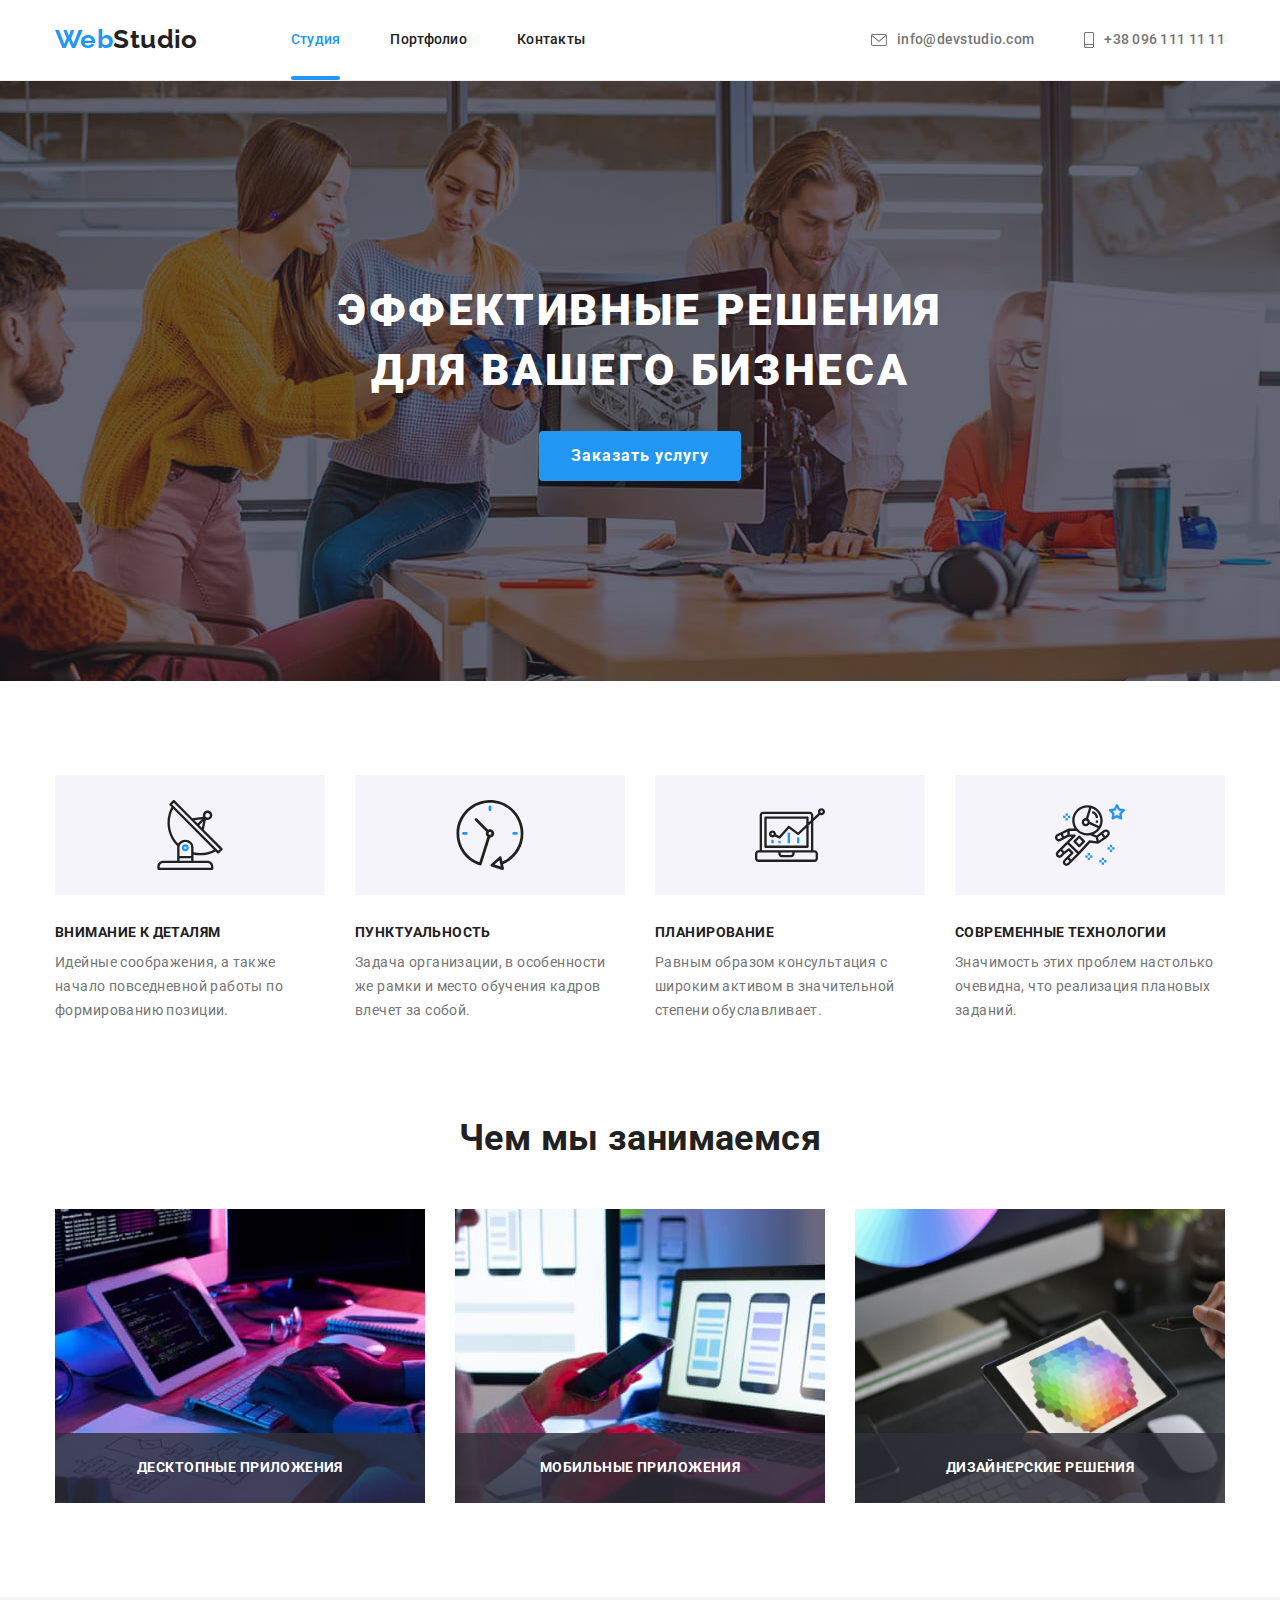
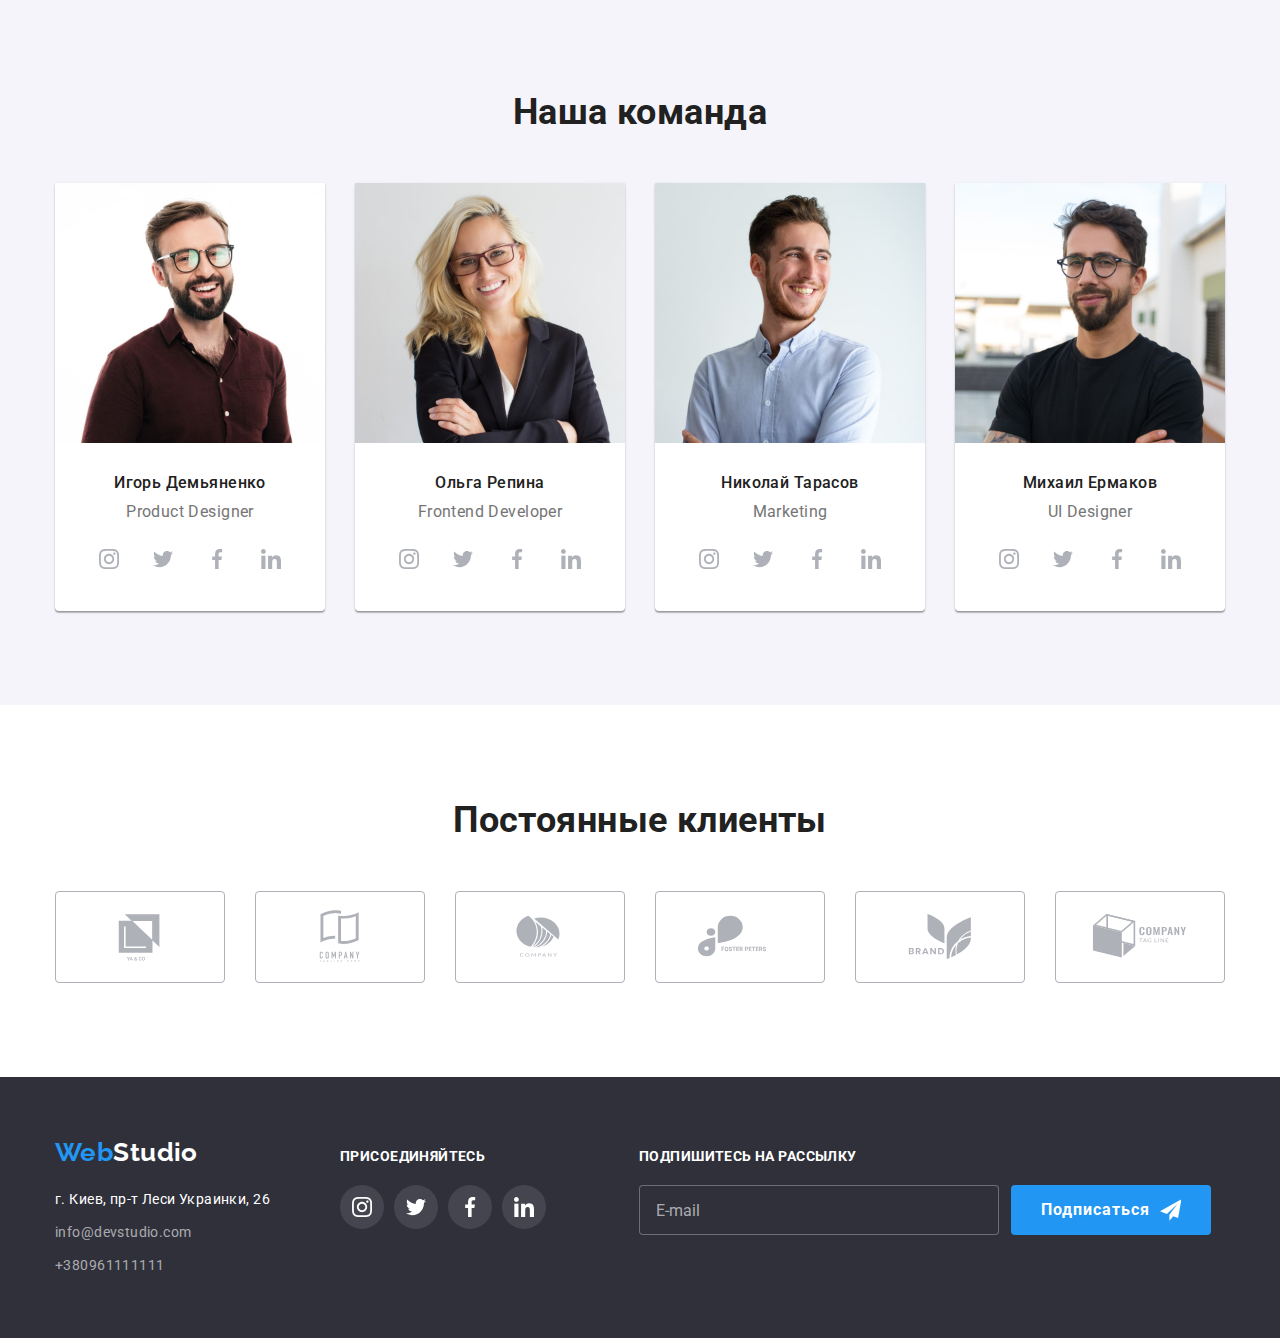
<file: index.html>
<!DOCTYPE html>
<html lang="ru">
  <head>
    <meta charset="UTF-8" />
    <meta http-equiv="X-UA-Compatible" content="IE=edge" />
    <meta name="viewport" content="width=device-width, initial-scale=1.0" />
    <title>Студия</title>
    <link rel="preconnect" href="https://fonts.googleapis.com" />
    <link rel="preconnect" href="https://fonts.gstatic.com" crossorigin />
    <link
      href="https://fonts.googleapis.com/css2?family=Raleway:wght@700&family=Roboto:wght@400;500;700;900&display=swap"
      rel="stylesheet"
    />
    <link
      rel="stylesheet"
      href="https://cdnjs.cloudflare.com/ajax/libs/modern-normalize/1.1.0/modern-normalize.min.css"
    />
    <link rel="stylesheet" href="./css/main.min.css" />
  </head>

  <body>
    <!--Шапка сайта-->
    <header class="header">
      <div class="container header__main">
        <nav class="header__nav">
          <a href="./index.html" class="header__logo"><span class="header__logo--accent">Web</span>Studio</a>
          <ul class="header__nav--list list">
            <li class="header__nav--item">
              <a href="./index.html" class="header__nav--link"><span class="header__nav--current">Студия</span></a>
            </li>
            <li class="header__nav--item"><a href="./portfolio.html" class="header__nav--link">Портфолио</a></li>
            <li class="header__nav--item"><a href="" class="header__nav--link">Контакты</a></li>
          </ul>
        </nav>

        <ul class="contacts list">
          <li class="contacts__item">
            <a href="mailto:info@devstudio.com" class="contacts__link--mail"
              ><span>
                <svg class="contacts__icon--mail">
                  <use href="./images/symbol-defs.svg#icon-envelope"></use>
                </svg>
              </span>
              info@devstudio.com
            </a>
          </li>
          <li class="contacts__item">
            <a href="tel:+380961111111" class="contacts__link--phone"
              ><span>
                <svg class="contacts__icon--smartphone">
                  <use href="./images/symbol-defs.svg#icon-smartphone"></use>
                </svg>
              </span>
              +38 096 111 11 11</a
            >
          </li>
        </ul>
      </div>
    </header>

    <main>
      <!-- Герой -->

      <section class="hero">
        <div class="overlay">
          <h1 class="hero__title list">Эффективные решения для вашего бизнеса</h1>
          <!-- <button type="button" class="button">Заказать услугу</button> -->
          <button data-modal-open type="button" class="button">
            <span class="button__item">Заказать услугу</span>
          </button>
        </div>

        <!-- Модальное окно -->

        <div class="backdrop is-hidden" data-modal>
          <div class="modal">
            <button data-modal-close class="button__close">
              <svg class="button__close--icon">
                <use href="./images/symbol-defs.svg#icon-close"></use>
              </svg>
            </button>
            <form class="form">
              <strong class="form__text">Оставьте свои данные, мы вам перезвоним</strong>

              <div class="form__field">
                <label for="name" class="form__label">Имя </label>
                <input class="form__input" type="text" name="name" id="name" />
                <svg class="form__icon">
                  <use href="./images/symbol-defs.svg#icon-person"></use>
                </svg>
              </div>

              <div class="form__field">
                <label for="tel" class="form__label">Телефон </label>
                <input class="form__input" type="tel" name="tel" id="tel" />
                <svg class="form__icon">
                  <use href="./images/symbol-defs.svg#icon-tel"></use>
                </svg>
              </div>
              <div class="form__field">
                <label for="mail" class="form__label">Почта</label>
                <input class="form__input" type="email" name="mail" id="mail" />
                <svg class="form__icon">
                  <use href="./images/symbol-defs.svg#icon-mail"></use>
                </svg>
              </div>
              <div class="form__field">
                <label for="textarea" class="form__label">Коментарий</label>
                <textarea class="form__textarea" name="textarea" id="textarea" placeholder="Введите текст"></textarea>
              </div>
              <div class="form-checkbox">
                <label class="form__checkbox--label">
                  <input class="form__checkbox--input visually-hidden" type="checkbox" name="topic" value="contract" />
                  <svg class="form__checkbox--icon">
                    <use href="./images/symbol-defs.svg#icon-check"></use></svg
                  ><span  class="form__checkbox--text"
                    >Соглашаюсь с рассылкой и принимаю <a class="form__checkbox--link" href="">Условия договора</a></span
                  >
                </label>
              </div>

              <button type="submit" class="form__btn">Отправить</button>
            </form>
          </div>
        </div>
      </section>

      <!-- Сильные стороны -->

      <section class="section">
        <div class="container">
          <h2 class="visually-hidden">Сильные стороны</h2>
          <ul class="strengths list">
            <li class="strenghts__item">
              <div class="strenghts_icon">
                <svg width="70px" height="70px">
                  <use href="./images/symbol-defs.svg#icon-antenna"></use>
                </svg>
              </div>
              <h3 class="strengths__title">Внимание к деталям</h3>
              <p class="strengths__text">
                Идейные соображения, а также начало повседневной работы по формированию позиции.
              </p>
            </li>
            <li class="strenghts__item">
              <div class="strenghts_icon">
                <svg width="70px" height="70px">
                  <use href="./images/symbol-defs.svg#icon-clock"></use>
                </svg>
              </div>
              <h3 class="strengths__title">Пунктуальность</h3>
              <p class="strengths__text">
                Задача организации, в особенности же рамки и место обучения кадров влечет за собой.
              </p>
            </li>
            <li class="strenghts__item">
              <div class="strenghts_icon">
                <svg width="70px" height="70px">
                  <use href="./images/symbol-defs.svg#icon-diagram"></use>
                </svg>
              </div>
              <h3 class="strengths__title">Планирование</h3>
              <p class="strengths__text">
                Равным образом консультация с широким активом в значительной степени обуславливает.
              </p>
            </li>

            <li class="strenghts__item">
              <div class="strenghts_icon">
                <svg width="70px" height="70px">
                  <use href="./images/symbol-defs.svg#icon-astronaut"></use>
                </svg>
              </div>
              <h3 class="strengths__title">Современные технологии</h3>
              <p class="strengths__text">
                Значимость этих проблем настолько очевидна, что реализация плановых заданий.
              </p>
            </li>
          </ul>
        </div>
      </section>

      <!-- Портфолио -->
      <section class="benefits section">
        <div class="container">
          <h2 class="benefits__title">Чем мы занимаемся</h2>
          <ul class="benefits__list list">
            <li class="item benefits__item">
              <p class="benefits__item--text">Десктопные приложения</p>
              <img
                class="benefits__item--img"
                src="./images/box1.jpg"
                alt="эскиз заказа на рабочем столе, на котором находится планшет с кодом и руки человека набирающего его"
                width="370"
              />
            </li>
            <li class="item benefits__item">
              <p class="benefits__item--text">Мобильные приложения</p>
              <img
                class="benefits__item--img"
                src="./images/box2.jpg"
                alt="ноутбук с дизайнами мобильных телефоном и человек держащий телефон"
                width="370"
              />
            </li>
            <li class="item benefits__item">
              <p class="benefits__item--text">Дизайнерские решения</p>
              <img
                class="benefits__item--img"
                src="./images/box3.jpg"
                alt="планшет в руках, на котором изображен некий рисунок"
                width="370"
              />
            </li>
          </ul>
        </div>
      </section>

      <!-- Команда -->
      <section class="team section">
        <div class="container">
          <h2 class="team__title">Наша команда</h2>
          <ul class="team__list list">
            <li class="team__item">
              <img class="team__item--img" src="./images/Igor.jpg" alt="фото человека" width="270" />
              <div class="team__box">
                <h3 class="team__name">Игорь Демьяненко</h3>
                <p class="team__profession">Product Designer</p>
                <ul class="list team__socials">
                  <li class="team__socials--list">
                    <a class="team__socials--link" href="">
                      <svg class="team__socials--icon">
                        <use href="./images/symbol-defs.svg#icon-instagram"></use>
                      </svg>
                    </a>
                  </li>
                  <li class="team__socials--list">
                    <a class="team__socials--link" href="">
                      <svg class="team__socials--icon">
                        <use href="./images/symbol-defs.svg#icon-twitter"></use>
                      </svg>
                    </a>
                  </li>
                  <li class="team__socials--list">
                    <a class="team__socials--link" href="">
                      <svg class="team__socials--icon">
                        <use href="./images/symbol-defs.svg#icon-facebook"></use>
                      </svg>
                    </a>
                  </li>
                  <li class="team__socials--list">
                    <a class="team__socials--link" href="">
                      <svg class="team__socials--icon">
                        <use href="./images/symbol-defs.svg#icon-linkedin"></use>
                      </svg>
                    </a>
                  </li>
                </ul>
              </div>
            </li>
            <li class="team__item">
              <img class="team__item--img" src="./images/Olga.jpg" alt="фото человека" width="270" />
              <div class="team__box">
                <h3 class="team__name">Ольга Репина</h3>
                <p class="team__profession">Frontend Developer</p>
                <ul class="list team__socials">
                  <li class="team__socials--list">
                    <a class="team__socials--link" href="">
                      <svg class="team__socials--icon">
                        <use href="./images/symbol-defs.svg#icon-instagram"></use>
                      </svg>
                    </a>
                  </li>
                  <li class="team__socials--list">
                    <a class="team__socials--link" href="">
                      <svg class="team__socials--icon">
                        <use href="./images/symbol-defs.svg#icon-twitter"></use>
                      </svg>
                    </a>
                  </li>
                  <li class="team__socials--list">
                    <a class="team__socials--link" href="">
                      <svg class="team__socials--icon">
                        <use href="./images/symbol-defs.svg#icon-facebook"></use>
                      </svg>
                    </a>
                  </li>
                  <li class="team__socials--list">
                    <a class="team__socials--link" href="">
                      <svg class="team__socials--icon">
                        <use href="./images/symbol-defs.svg#icon-linkedin"></use>
                      </svg>
                    </a>
                  </li>
                </ul>
              </div>
            </li>
            <li class="team__item">
              <img class="team__item--img" src="./images/Nikolay.jpg" alt="фото человека" width="270" />
              <div class="team__box">
                <h3 class="team__name">Николай Тарасов</h3>
                <p class="team__profession">Marketing</p>
                <ul class="list team__socials">
                  <li class="team__socials--list">
                    <a class="team__socials--link" href="">
                      <svg class="team__socials--icon">
                        <use href="./images/symbol-defs.svg#icon-instagram"></use>
                      </svg>
                    </a>
                  </li>
                  <li class="team__socials--list">
                    <a class="team__socials--link" href="">
                      <svg class="team__socials--icon">
                        <use href="./images/symbol-defs.svg#icon-twitter"></use>
                      </svg>
                    </a>
                  </li>
                  <li class="team__socials--list">
                    <a class="team__socials--link" href="">
                      <svg class="team__socials--icon">
                        <use href="./images/symbol-defs.svg#icon-facebook"></use>
                      </svg>
                    </a>
                  </li>
                  <li class="team__socials--list">
                    <a class="team__socials--link" href="">
                      <svg class="team__socials--icon">
                        <use href="./images/symbol-defs.svg#icon-linkedin"></use>
                      </svg>
                    </a>
                  </li>
                </ul>
              </div>
            </li>
            <li class="team__item">
              <img class="team__item--img" src="./images/Mihail.jpg" alt="фото человека" width="270" />
              <div class="team__box">
                <h3 class="team__name">Михаил Ермаков</h3>
                <p class="team__profession">UI Designer</p>
                <ul class="list team__socials">
                  <li class="team__socials--list">
                    <a class="team__socials--link" href="">
                      <svg class="team__socials--icon">
                        <use href="./images/symbol-defs.svg#icon-instagram"></use>
                      </svg>
                    </a>
                  </li>
                  <li class="team__socials--list">
                    <a class="team__socials--link" href="">
                      <svg class="team__socials--icon">
                        <use href="./images/symbol-defs.svg#icon-twitter"></use>
                      </svg>
                    </a>
                  </li>
                  <li class="team__socials--list">
                    <a class="team__socials--link" href="">
                      <svg class="team__socials--icon">
                        <use href="./images/symbol-defs.svg#icon-facebook"></use>
                      </svg>
                    </a>
                  </li>
                  <li class="team__socials--list">
                    <a class="team__socials--link" href="">
                      <svg class="team__socials--icon">
                        <use href="./images/symbol-defs.svg#icon-linkedin"></use>
                      </svg>
                    </a>
                  </li>
                </ul>
              </div>
            </li>
          </ul>
        </div>
      </section>

      <!-- Постоянные клиенты -->
      <section class="section">
        <div class="container clients">
          <h2 class="clients__title">Постоянные клиенты</h2>
          <ul class="clients__list list">
            <li class="clients__item">
              <a class="clients__item--link" href="">
                <svg class="clients__item--icon">
                  <use href="./images/symbol-defs.svg#icon-logo"></use>
                </svg>
              </a>
            </li>
            <li class="clients__item">
              <a class="clients__item--link" href="">
                <svg class="clients__item--icon">
                  <use href="./images/symbol-defs.svg#icon-logo-1"></use>
                </svg>
              </a>
            </li>
            <li class="clients__item">
              <a class="clients__item--link" href="">
                <svg class="clients__item--icon">
                  <use href="./images/symbol-defs.svg#icon-logo-2"></use>
                </svg>
              </a>
            </li>
            <li class="clients__item">
              <a class="clients__item--link" href="">
                <svg class="clients__item--icon">
                  <use href="./images/symbol-defs.svg#icon-logo-3"></use>
                </svg>
              </a>
            </li>
            <li class="clients__item">
              <a class="clients__item--link" href="">
                <svg class="clients__item--icon">
                  <use href="./images/symbol-defs.svg#icon-logo-4"></use>
                </svg>
              </a>
            </li>
            <li class="clients__item">
              <a class="clients__item--link" href="">
                <svg class="clients__item--icon">
                  <use href="./images/symbol-defs.svg#icon-logo-5"></use>
                </svg>
              </a>
            </li>
          </ul>
        </div>
      </section>
    </main>

    <!-- Футер -->
    <footer class="footer">
      <section class="container footer__section">
        <div>
          <a class="footer__logo--link" href=""><span class="footer__accent">Web</span>Studio</a>
          <address>
            <ul class="footer__address list">
              <li class="footer__location--item">г. Киев, пр-т Леси Украинки, 26</li>
              <li class="footer__address--item">
                <a class="footer__address--link" href="mailto:info@devstudio.com">info@devstudio.com</a>
              </li>
              <li"><a class="footer__address--link" href="tel:+380961111111">+380961111111</a></li>
            </ul>
          </address>
        </div>
        <div class="footer__socials">
          <strong class="footer__socials--text">Присоединяйтесь</strong>
          <ul class="list footer__socials--list">
            <li class="footer__socials--item">
              <a class="footer__socials--link" href="">
                <svg class="footer__socials--icon">
                  <use href="./images/symbol-defs.svg#icon-instagram"></use>
                </svg>
              </a>
            </li>
            <li class="footer__socials--item">
              <a class="footer__socials--link" href="">
                <svg class="footer__socials--icon">
                  <use href="./images/symbol-defs.svg#icon-twitter"></use>
                </svg>
              </a>
            </li>
            <li class="footer__socials--item">
              <a class="footer__socials--link" href="">
                <svg class="footer__socials--icon">
                  <use href="./images/symbol-defs.svg#icon-facebook"></use>
                </svg>
              </a>
            </li>
            <li class="footer__socials--item">
              <a class="footer__socials--link" href="">
                <svg class="footer__socials--icon">
                  <use href="./images/symbol-defs.svg#icon-linkedin"></use>
                </svg>
              </a>
            </li>
          </ul>
        </div>
        <!-- Рассылка -->
        <form class="footer__form">
          <div class="footer__field">
            <strong class="footer__field--text">Подпишитесь на рассылку</strong>
            <label>
              <input class="footer-input" type="email" name="mail" placeholder="E-mail" />
            </label>
          </div>
          <button type="submit" class="button__subscribe">
            Подписаться
            <svg class="button__subscribe--icon">
              <use href="./images/symbol-defs.svg#icon-send"></use>
            </svg>
          </button>
        </form>
      </section>
    </footer>
    <script src="./js/modal.js"></script>
  </body>
</html>
</file>
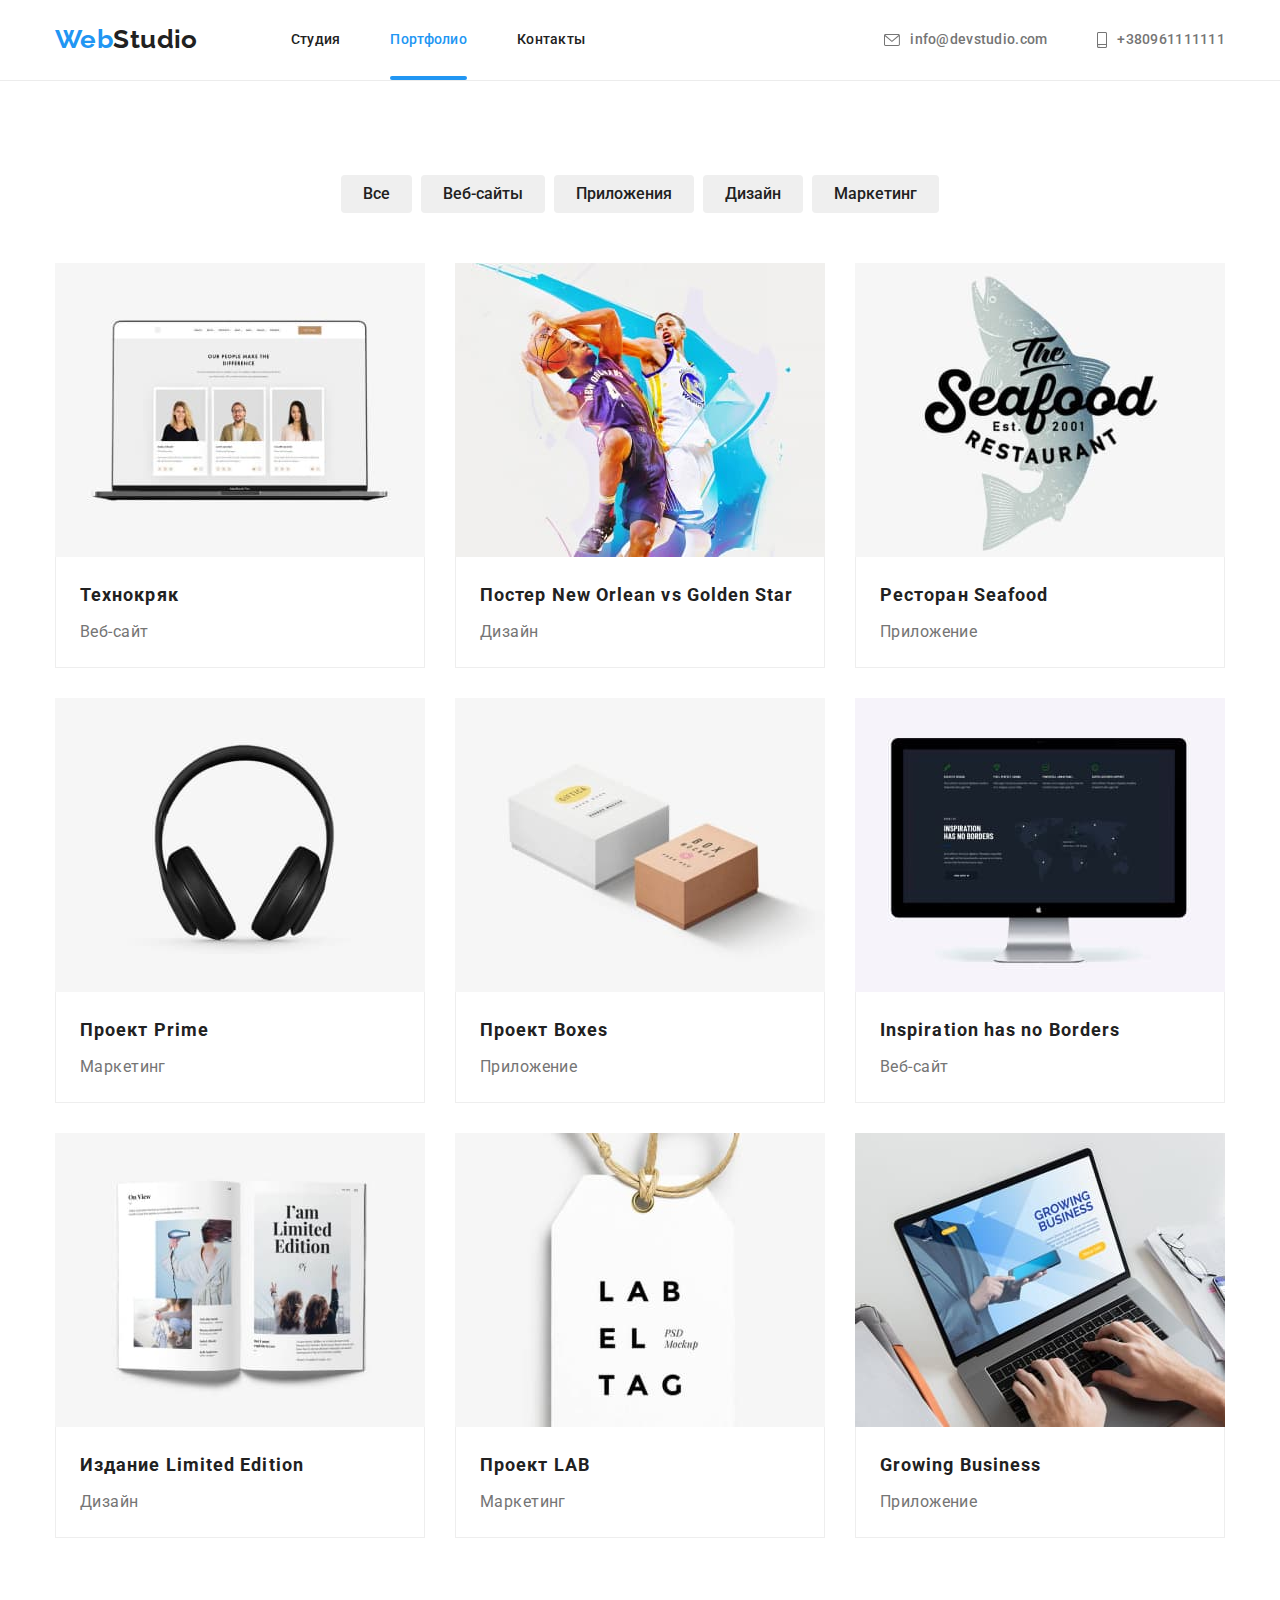
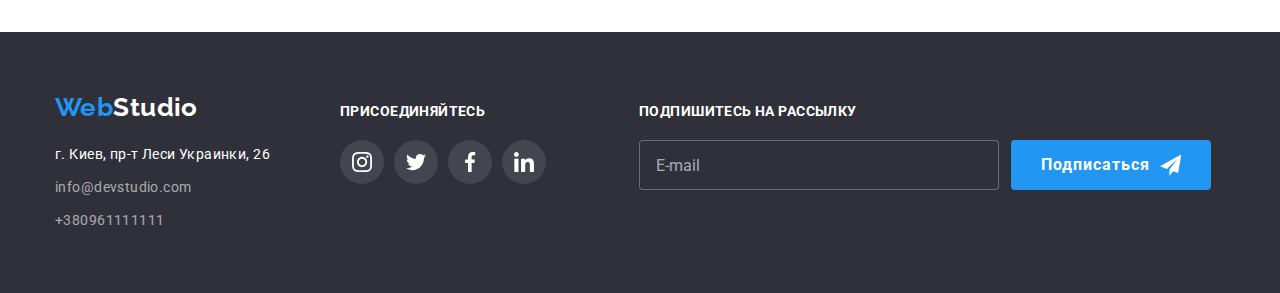
<file: portfolio.html>
<!DOCTYPE html>
<html lang="ru">
  <head>
    <meta charset="UTF-8" />
    <meta http-equiv="X-UA-Compatible" content="IE=edge" />
    <meta name="viewport" content="width=device-width, initial-scale=1.0" />
    <title>Portfolio</title>
    <link rel="preconnect" href="https://fonts.googleapis.com" />
    <link rel="preconnect" href="https://fonts.gstatic.com" crossorigin />
    <link
      href="https://fonts.googleapis.com/css2?family=Raleway:wght@700&family=Roboto:wght@400;500;700;900&display=swap"
      rel="stylesheet"
    />
    <link
      rel="stylesheet"
      href="https://cdnjs.cloudflare.com/ajax/libs/modern-normalize/1.1.0/modern-normalize.min.css"
    />
    <link rel="stylesheet" href="./css/main.min.css" />
  </head>

  <body>
    <!--Шапка сайта-->
    <header class="header">
      <div class="container header__main">
        <nav class="header__nav">
          <a href="./index.html" class="header__logo"><span class="header__logo--accent">Web</span>Studio</a>
          <ul class="header__nav--list list">
            <li class="header__nav--item">
              <a href="./index.html" class="header__nav--link">Студия</a>
            </li>
            <li class="header__nav--item"><a href="./portfolio.html" class="header__nav--link"><span class="header__nav--current">Портфолио</span></a></li>
            <li class="header__nav--item"><a href="" class="header__nav--link">Контакты</a></li>
          </ul>
        </nav>

        <ul class="contacts list">
          <li class="contacts__item">
            <a href="mailto:info@devstudio.com" class="contacts__link--mail"
              ><span>
                <svg class="contacts__icon--mail">
                  <use href="./images/symbol-defs.svg#icon-envelope"></use>
                </svg>
              </span>
              info@devstudio.com
            </a>
          </li>
          <li class="contacts__item">
            <a href="tel:+380961111111" class="contacts__link--phone"
              ><span>
                <svg class="contacts__icon--smartphone">
                  <use href="./images/symbol-defs.svg#icon-smartphone"></use>
                </svg>
              </span>
              +380961111111</a
            >
          </li>
        </ul>
      </div>
    </header>

    <main>
      <!-- Портфолио -->
      <section class="section">
        <div class="container">
          <!-- Герой -->
          <h1 class="visually-hidden">Портфолио</h1>
          <!-- Фильтр -->
          <ul class="filter list">
            <li class="filter__item"><button type="button" class="filter__button">Все</button></li>
            <li class="filter__item">
              <button type="button" class="filter__button">Веб-сайты</button>
            </li>
            <li class="filter__item">
              <button type="button" class="filter__button">Приложения</button>
            </li>
            <li class="filter__item"><button type="button" class="filter__button">Дизайн</button></li>
            <li class="filter__item">
              <button type="button" class="filter__button">Маркетинг</button>
            </li>
          </ul>
          <!-- Проекты -->
          <ul class="portfolio list">
            <li class="portfolio__item">
              <a href="" class="portfolio__link">
                <div class="portfolio__container">
                  <div class="portfolio__overlay">
                    <p class="portfolio__overlay--text">
                      Ресурс предлагает комплексные предложения с разным уровнем функционала и
                      сервисов. Все это позволит посетителю получить исчерпывающие сведения о
                      компании или частном лице.
                    </p>
                  </div>
                  <img
                    class="portfolio__container--img"
                    src="./images/Portfolio-1.jpg"
                    alt="Ноутбук"
                    width="370"
                    height="294"
                  />
                </div>
                <div class="portfolio__box">
                  <h2 class="portfolio__box--title">Технокряк</h2>
                  <p class="portfolio__box--text">Веб-сайт</p>
                </div>
              </a>
            </li>
            <li class="portfolio__item">
              <a href="" class="portfolio__link">
                <div class="portfolio__container">
                  <div class="portfolio__overlay">
                    <p class="portfolio__overlay--text">
                      Ресурс предлагает комплексные предложения с разным уровнем функционала и
                      сервисов. Все это позволит посетителю получить исчерпывающие сведения о
                      компании или частном лице.
                    </p>
                  </div>
                  <img
                    class="portfolio__container--img"
                    src="./images/Portfolio-2.jpg"
                    alt="Баскетболисты"
                    width="370"
                    height="294"
                  />
                </div>
                <div class="portfolio__box">
                  <h2 class="portfolio__box--title">Постер New Orlean vs Golden Star</h2>
                  <p class="portfolio__box--text">Дизайн</p>
                </div>
              </a>
            </li>
            <li class="portfolio__item">
              <a href="" class="portfolio__link">
                <div class="portfolio__container">
                  <div class="portfolio__overlay">
                    <p class="portfolio__overlay--text">
                      Ресурс предлагает комплексные предложения с разным уровнем функционала и
                      сервисов. Все это позволит посетителю получить исчерпывающие сведения о
                      компании или частном лице.
                    </p>
                  </div>
                  <img
                    class="portfolio__container--img"
                    src="./images/Portfolio-3.jpg"
                    alt="Логотип рыбного ресторана"
                    width="370"
                    height="294"
                  />
                </div>
                <div class="portfolio__box">
                  <h2 class="portfolio__box--title">Ресторан Seafood</h2>
                  <p class="portfolio__box--text">Приложение</p>
                </div>
              </a>
            </li>
            <li class="portfolio__item">
              <a href="" class="portfolio__link">
                <div class="portfolio__container">
                  <div class="portfolio__overlay">
                    <p class="portfolio__overlay--text">
                      Ресурс предлагает комплексные предложения с разным уровнем функционала и
                      сервисов. Все это позволит посетителю получить исчерпывающие сведения о
                      компании или частном лице.
                    </p>
                  </div>
                  <img
                    class="portfolio__container--img"
                    src="./images/Portfolio-4.jpg"
                    alt="Наушники"
                    width="370"
                    height="294"
                  />
                </div>
                <div class="portfolio__box">
                  <h2 class="portfolio__box--title">Проект Prime</h2>
                  <p class="portfolio__box--text">Маркетинг</p>
                </div>
              </a>
            </li>
            <li class="portfolio__item">
              <a href="" class="portfolio__link">
                <div class="portfolio__container">
                  <div class="portfolio__overlay">
                    <p class="portfolio__overlay--text">
                      Ресурс предлагает комплексные предложения с разным уровнем функционала и
                      сервисов. Все это позволит посетителю получить исчерпывающие сведения о
                      компании или частном лице.
                    </p>
                  </div>
                  <img
                    class="portfolio__container--img"
                    src="./images/Portfolio-5.jpg"
                    alt="Коробки"
                    width="370"
                    height="294"
                  />
                </div>
                <div class="portfolio__box">
                  <h2 class="portfolio__box--title">Проект Boxes</h2>
                  <p class="portfolio__box--text">Приложение</p>
                </div>
              </a>
            </li>
            <li class="portfolio__item">
              <a href="" class="portfolio__link">
                <div class="portfolio__container">
                  <div class="portfolio__overlay">
                    <p class="portfolio__overlay--text">
                      Ресурс предлагает комплексные предложения с разным уровнем функционала и
                      сервисов. Все это позволит посетителю получить исчерпывающие сведения о
                      компании или частном лице.
                    </p>
                  </div>
                  <img
                    class="portfolio__container--img"
                    src="./images/Portfolio-6.jpg"
                    alt="Монитор"
                    width="370"
                    height="294"
                  />
                </div>
                <div class="portfolio__box">
                  <h2 class="portfolio__box--title">Inspiration has no Borders</h2>
                  <p class="portfolio__box--text">Веб-сайт</p>
                </div>
              </a>
            </li>
            <li class="portfolio__item">
              <a href="" class="portfolio__link">
                <div class="portfolio__container">
                  <div class="portfolio__overlay">
                    <p class="portfolio__overlay--text">
                      Ресурс предлагает комплексные предложения с разным уровнем функционала и
                      сервисов. Все это позволит посетителю получить исчерпывающие сведения о
                      компании или частном лице.
                    </p>
                  </div>
                  <img
                    class="portfolio__container--img"
                    src="./images/Portfolio-7.jpg"
                    alt="Журнал"
                    width="370"
                    height="294"
                  />
                </div>
                <div class="portfolio__box">
                  <h2 class="portfolio__box--title">Издание Limited Edition</h2>
                  <p class="portfolio__box--text">Дизайн</p>
                </div>
              </a>
            </li>
            <li class="portfolio__item">
              <a href="" class="portfolio__link">
                <div class="portfolio__container">
                  <div class="portfolio__overlay">
                    <p class="portfolio__overlay--text">
                      Ресурс предлагает комплексные предложения с разным уровнем функционала и
                      сервисов. Все это позволит посетителю получить исчерпывающие сведения о
                      компании или частном лице.
                    </p>
                  </div>
                  <img
                    class="portfolio__container--img"
                    src="./images/Portfolio-8.jpg"
                    alt="Этикетка"
                    width="370"
                    height="294"
                  />
                </div>
                <div class="portfolio__box">
                  <h2 class="portfolio__box--title">Проект LAB</h2>
                  <p class="portfolio__box--text">Маркетинг</p>
                </div>
              </a>
            </li>
            <li class="portfolio__item">
              <a href="" class="portfolio__link">
                <div class="portfolio__container">
                  <div class="portfolio__overlay">
                    <p class="portfolio__overlay--text">
                      Ресурс предлагает комплексные предложения с разным уровнем функционала и
                      сервисов. Все это позволит посетителю получить исчерпывающие сведения о
                      компании или частном лице.
                    </p>
                  </div>
                  <img
                    class="portfolio__container--img"
                    src="./images/Portfolio-9.jpg"
                    alt="Ноутбук"
                    width="370"
                    height="294"
                  />
                </div>
                <div class="portfolio__box">
                  <h2 class="portfolio__box--title">Growing Business</h2>
                  <p class="portfolio__box--text">Приложение</p>
                </div>
              </a>
            </li>
          </ul>
        </div>
      </section>
    </main>

    <!-- Футер -->
    <footer class="footer">
      <section class="container footer__section">
        <div>
          <a class="footer__logo--link" href=""><span class="footer__accent">Web</span>Studio</a>
          <address>
            <ul class="footer__address list">
              <li class="footer__location--item">г. Киев, пр-т Леси Украинки, 26</li>
              <li class="footer__address--item">
                <a class="footer__address--link" href="mailto:info@devstudio.com">info@devstudio.com</a>
              </li>
              <li><a class="footer__address--link" href="tel:+380961111111">+380961111111</a></li>
            </ul>
          </address>
        </div>
        <div class="footer__socials">
          <strong class="footer__socials--text">Присоединяйтесь</strong>
          <ul class="list footer__socials--list">
            <li class="footer__socials--item">
              <a class="footer__socials--link" href="">
                <svg class="footer__socials--icon">
                  <use href="./images/symbol-defs.svg#icon-instagram"></use>
                </svg>
              </a>
            </li>
            <li class="footer__socials--item">
              <a class="footer__socials--link" href="">
                <svg class="footer__socials--icon">
                  <use href="./images/symbol-defs.svg#icon-twitter"></use>
                </svg>
              </a>
            </li>
            <li class="footer__socials--item">
              <a class="footer__socials--link" href="">
                <svg class="footer__socials--icon">
                  <use href="./images/symbol-defs.svg#icon-facebook"></use>
                </svg>
              </a>
            </li>
            <li class="footer__socials--item">
              <a class="footer__socials--link" href="">
                <svg class="footer__socials--icon">
                  <use href="./images/symbol-defs.svg#icon-linkedin"></use>
                </svg>
              </a>
            </li>
          </ul>
        </div>
        <!-- Рассылка -->
        <form class="footer__form">
          <div class="footer__field">
            <strong class="footer__field--text">Подпишитесь на рассылку</strong>
            <label>
              <input class="footer-input" type="email" name="mail" placeholder="E-mail" />
            </label>
          </div>
          <button type="submit" class="button__subscribe">
            Подписаться
            <svg class="button__subscribe--icon">
              <use href="./images/symbol-defs.svg#icon-send"></use>
            </svg>
          </button>
        </form>
      </section>
    </footer>
    <script src="./js/modal.js"></script>
  </body>
</html>
</file>
<file: css/main.min.css>
:root{--primary-text-color: #757575;--title-text-color: #212121;--accent-color: #2196F3;--secondary-text-color: #FFFFFF;--accent-bg-color: #F5F4FA;--address-color: rgba(255, 255, 255, 0.6);--secondary-bg-text: #2F303A;--border-color: #EEEEEE;--border-color-line: #ECECEC;--color-social-network: #AFB1B8;--bg-icon: rgba(255, 255, 255, 0.1);--bg-action: rgba(33, 150, 243, 0.9);--close-color: #000000;--cubic-bezier: (0.4, 0, 0.2, 1)}body{background-color:var(--secondary-text-color);color:var(--primary-text-color);font-family:Roboto, sans-serif;font-size:14px;letter-spacing:0.03em}.visually-hidden{position:absolute;width:1px;height:1px;margin:-1px;padding:0;overflow:hidden;border:0;clip:rect(0 0 0 0)}.section-main{margin-top:94px}.section{padding-top:94px;padding-bottom:94px}.container{width:1200px;padding-right:15px;padding-left:15px;margin-left:auto;margin-right:auto}a,.portfolio .link,.site-nav .link,.site-contacts .link,.address .link{text-decoration:none}h1,h2,h3,h4,h5,h6,p{padding:0;margin:0}textarea{resize:none}.list{list-style:none;padding:0;margin:0}.contacts{display:-webkit-box;display:-ms-flexbox;display:flex;margin-left:auto;-webkit-box-align:center;-ms-flex-align:center;align-items:center;-webkit-box-pack:center;-ms-flex-pack:center;justify-content:center}.contacts__item{display:-webkit-box;display:-ms-flexbox;display:flex;-webkit-box-align:center;-ms-flex-align:center;align-items:center;-webkit-box-pack:center;-ms-flex-pack:center;justify-content:center}.contacts__icon--mail{display:block;fill:var(--primary-text-color);margin-right:10px;width:16px;height:12px;-webkit-transition-property:fill;transition-property:fill;-webkit-transition-duration:250ms;transition-duration:250ms;-webkit-transition-timing-function:var(--cubic-bezier);transition-timing-function:var(--cubic-bezier)}.contacts__item+.contacts__item{margin-left:50px}.contacts__link--mail,.contacts__link--phone{display:-webkit-box;display:-ms-flexbox;display:flex;-webkit-box-align:center;-ms-flex-align:center;align-items:center;-webkit-box-pack:center;-ms-flex-pack:center;justify-content:center;color:var(--primary-text-color);font-weight:500;line-height:1.14;letter-spacing:0.02em;-webkit-transition-property:color;transition-property:color;-webkit-transition-duration:250ms;transition-duration:250ms;-webkit-transition-timing-function:var(--cubic-bezier);transition-timing-function:var(--cubic-bezier)}.contacts__icon--smartphone{display:block;fill:var(--primary-text-color);margin-right:10px;width:10px;height:16px;-webkit-transition-property:fill;transition-property:fill;-webkit-transition-duration:250ms;transition-duration:250ms;-webkit-transition-timing-function:var(--cubic-bezier);transition-timing-function:var(--cubic-bezier)}.contacts__link--mail:hover,.contacts__link--mail:focus,.contacts__link--phone:hover,.contacts__link--phone:focus{color:var(--accent-color)}.contacts__link--mail:hover .contacts__icon--mail,.contacts__link--mail:focus .contacts__icon--mail,.contacts__link--phone:hover .contacts__icon--smartphone,.contacts__link--phone:focus .contacts__icon--smartphone{fill:var(--accent-color)}.form__checkbox--label{display:-webkit-box;display:-ms-flexbox;display:flex;-webkit-box-pack:center;-ms-flex-pack:center;justify-content:center;-webkit-box-align:center;-ms-flex-align:center;align-items:center;height:24px;width:100%;margin-top:20px;margin-bottom:30px}.form__checkbox--icon{display:inline-block;-webkit-box-pack:center;-ms-flex-pack:center;justify-content:center;-webkit-box-align:center;-ms-flex-align:center;align-items:center;margin-right:9px;width:16px;height:16px;border:2px solid var(--title-text-color);border-radius:2px}.form__checkbox--input:checked+.form__checkbox--icon{background-color:var(--accent-color);border:none}.form__checkbox--text{font-size:14px;line-height:1.71;color:var(--primary-text-color)}.form__checkbox--link{color:var(--accent-color);text-decoration:underline}.form__btn{display:-webkit-box;display:-ms-flexbox;display:flex;-webkit-box-pack:center;-ms-flex-pack:center;justify-content:center;-webkit-box-align:center;-ms-flex-align:center;align-items:center;text-align:center;margin-left:auto;margin-right:auto;width:200px;height:50px;font-weight:700;font-size:16px;line-height:1.88;letter-spacing:0.06em;color:var(--secondary-text-color);background-color:var(--accent-color);-webkit-box-shadow:0px 4px 4px rgba(0,0,0,0.15);box-shadow:0px 4px 4px rgba(0,0,0,0.15);border-radius:4px;border:none}.backdrop{position:fixed;top:0;left:0;width:100%;height:100%;background-color:rgba(0,0,0,0.2);opacity:1;z-index:1;-webkit-transition:opacity 250ms cubic-bezier(0.4, 0, 0.2, 1);transition:opacity 250ms cubic-bezier(0.4, 0, 0.2, 1)}.backdrop.is-hidden{opacity:0;pointer-events:none}.backdrop.is-hidden .modal{-webkit-transform:translate(-50%, -50%) scale(1.1);transform:translate(-50%, -50%) scale(1.1)}.modal{position:absolute;top:50%;left:50%;padding:40px;min-width:528px;background-color:var(--secondary-text-color);-webkit-box-shadow:0px 1px 3px rgba(0,0,0,0.12),0px 1px 1px rgba(0,0,0,0.14),0px 2px 1px rgba(0,0,0,0.2);box-shadow:0px 1px 3px rgba(0,0,0,0.12),0px 1px 1px rgba(0,0,0,0.14),0px 2px 1px rgba(0,0,0,0.2);border-radius:4px;-webkit-transform:translate(-50%, -50%) scale(1);transform:translate(-50%, -50%) scale(1);-webkit-transition:-webkit-transform 250ms cubic-bezier(0.4, 0, 0.2, 1);transition:-webkit-transform 250ms cubic-bezier(0.4, 0, 0.2, 1);transition:transform 250ms cubic-bezier(0.4, 0, 0.2, 1);transition:transform 250ms cubic-bezier(0.4, 0, 0.2, 1), -webkit-transform 250ms cubic-bezier(0.4, 0, 0.2, 1)}.button__close{position:absolute;display:-webkit-box;display:-ms-flexbox;display:flex;-webkit-box-pack:center;-ms-flex-pack:center;justify-content:center;-webkit-box-align:center;-ms-flex-align:center;align-items:center;top:8px;right:8px;width:30px;height:30px;border-radius:50%;border:1px solid rgba(0,0,0,0.1);background:var(--secondary-text-color)}.button__close--icon{width:18px;height:18px;fill:var(--close-color);-webkit-transition:fill 250ms cubic-bezier(0.4, 0, 0.2, 1);transition:fill 250ms cubic-bezier(0.4, 0, 0.2, 1)}.button__close:hover .button__close--icon{fill:var(--accent-color)}.form__text{margin-bottom:12px;font-weight:700;font-size:20px;line-height:1.15;text-align:center;color:var(--title-text-color)}.form__field{position:relative;margin-top:10px;display:-webkit-box;display:-ms-flexbox;display:flex;-webkit-box-orient:vertical;-webkit-box-direction:normal;-ms-flex-direction:column;flex-direction:column}.form__label{margin-bottom:4px;font-size:12px;line-height:1.16;letter-spacing:0.01em;color:var(--primary-text-color)}.form__input{width:100%;height:40px;border:1px solid rgba(33,33,33,0.2);border-radius:4px;padding-left:35px}.form__icon{position:absolute;top:50%;left:15px;width:18px;height:18px;-webkit-transition:fill 250ms cubic-bezier(0.4, 0, 0.2, 1);transition:fill 250ms cubic-bezier(0.4, 0, 0.2, 1)}.form__field:focus-within .form__icon{fill:var(--accent-color)}.form__textarea{width:100%;height:120px;padding:12px 16px;border:1px solid rgba(33,33,33,0.2);border-radius:4px}.team__socials{display:-webkit-box;display:-ms-flexbox;display:flex;-webkit-box-align:center;-ms-flex-align:center;align-items:center;-webkit-box-pack:center;-ms-flex-pack:center;justify-content:center;margin-top:16px}.team__socials--link{display:block;padding:12px;width:44px;height:44px;border-radius:50%;-webkit-transition-property:background-color;transition-property:background-color;-webkit-transition-duration:250ms;transition-duration:250ms;-webkit-transition-timing-function:var(--cubic-bezier);transition-timing-function:var(--cubic-bezier)}.team__socials--link:hover,.team__socials--link:focus{background-color:var(--accent-color)}.team__socials--icon{fill:var(--color-social-network);width:20px;height:20px;-webkit-transition-property:fill;transition-property:fill;-webkit-transition-duration:250ms;transition-duration:250ms;-webkit-transition-timing-function:var(--cubic-bezier);transition-timing-function:var(--cubic-bezier)}.team__socials--list+.team__socials--list{margin-left:10px}.team__socials--link:focus .team__socials--icon,.team__socials--link:hover .team__socials--icon{fill:var(--secondary-text-color)}.footer__socials{margin-left:70px}.footer__socials--text,.footer__field--text{font-weight:700;font-size:14px;line-height:1.14;color:var(--secondary-text-color);text-transform:uppercase}.footer__socials--list{display:-webkit-box;display:-ms-flexbox;display:flex;margin-top:20px}.footer__socials--link{display:block;padding:12px;width:44px;height:44px;border-radius:50%;background-color:var(--bg-icon);-webkit-transition-property:background-color;transition-property:background-color;-webkit-transition-duration:250ms;transition-duration:250ms;-webkit-transition-timing-function:var(--cubic-bezier);transition-timing-function:var(--cubic-bezier)}.footer__socials--link:hover,.footer__socials--link:focus{background-color:var(--accent-color)}.footer__socials--icon{width:20px;height:20px;fill:var(--secondary-text-color);-webkit-transition-property:fill;transition-property:fill;-webkit-transition-duration:250ms;transition-duration:250ms;-webkit-transition-timing-function:var(--cubic-bezier);transition-timing-function:var(--cubic-bezier)}.footer__socials--item+.footer__socials--item{margin-left:10px}.footer__socials--link:focus .footer__socials--icon,.footer__socials--link:hover .footer__socials--icon{fill:var(--secondary-text-color)}.header{border-bottom-width:1px;border-bottom-style:solid;border-bottom-color:var(--border-color-line)}.header__main,.header__nav{display:-webkit-box;display:-ms-flexbox;display:flex;-webkit-box-align:center;-ms-flex-align:center;align-items:center}.header__logo{color:var(--title-text-color);text-decoration:none;font-family:Raleway, sans-serif;font-weight:700;font-size:26px;line-height:1.2}.header__logo--accent{color:var(--accent-color)}.header__nav--list{display:-webkit-box;display:-ms-flexbox;display:flex;margin-left:93px}.header__nav--item{display:-webkit-box;display:-ms-flexbox;display:flex;position:relative}.header__nav--item:not(:last-child){margin-right:50px}.header__nav--current{color:var(--accent-color)}.header__nav--current::after{content:"";position:absolute;width:100%;height:4px;bottom:0px;left:0;display:block;background-color:var(--accent-color);border-radius:2px}.header__nav--link{display:block;padding-top:32px;padding-bottom:32px;color:var(--title-text-color);font-weight:500;line-height:1.14;letter-spacing:0.02em}.overlay{background-color:var(--secondary-bg-text);background-image:-webkit-gradient(linear, left top, right top, from(rgba(47,48,58,0.4)), to(rgba(47,48,58,0.4))),url(../images/backgound.jpg);background-image:linear-gradient(to right, rgba(47,48,58,0.4), rgba(47,48,58,0.4)),url(../images/backgound.jpg);background-repeat:no-repeat;background-size:cover;background-position:center;max-width:1600px;min-height:600px;margin-left:auto;margin-right:auto;text-align:center;padding-bottom:200px;padding-top:200px}.hero__title{margin:auto;margin-bottom:30px;color:var(--secondary-text-color);font-weight:900;font-size:44px;line-height:1.36;letter-spacing:0.06em;text-transform:uppercase;width:696px}.button{border-radius:4px;padding:10px 32px;display:inline-block;color:var(--secondary-text-color);background-color:var(--accent-color);font-family:inherit;font-weight:700;font-size:16px;line-height:1.88;letter-spacing:0.06em;border:none}.button__item{font-weight:700;font-size:16px;line-height:1.88;letter-spacing:0.06em}.button:hover,.button:focus{-webkit-box-shadow:0px 4px 4px rgba(200,0,0,0.15);box-shadow:0px 4px 4px rgba(200,0,0,0.15)}.section__title{color:var(--title-text-color);font-weight:700;font-size:36px;line-height:1.17;text-align:center}.strengths{display:-webkit-box;display:-ms-flexbox;display:flex;margin-left:auto;margin-right:auto;margin-bottom:10}.strengths__text{font-size:14px;line-height:1.71;color:var(--primary-text-color)}.strengths__title{color:var(--title-text-color);font-weight:700;font-size:14px;line-height:1.14;text-transform:uppercase;margin-top:30px;margin-bottom:10px}.strenghts__item+.strenghts__item{margin-left:30px}.strenghts__item{width:270px}.strenghts_icon{display:-webkit-box;display:-ms-flexbox;display:flex;-webkit-box-pack:center;-ms-flex-pack:center;justify-content:center;-webkit-box-align:center;-ms-flex-align:center;align-items:center;background-color:var(--accent-bg-color);height:120px;width:270px}.benefits{padding-top:0}.benefits__list{display:-webkit-box;display:-ms-flexbox;display:flex;-ms-flex-wrap:wrap;flex-wrap:wrap}.benefits__item{position:relative}.benefits__item+.benefits__item{margin-left:30px}.benefits__item--text{position:absolute;display:-webkit-box;display:-ms-flexbox;display:flex;-webkit-box-pack:center;-ms-flex-pack:center;justify-content:center;-webkit-box-align:center;-ms-flex-align:center;align-items:center;width:100%;height:70px;bottom:0;font-weight:700;font-size:14px;line-height:1.14;text-transform:uppercase;color:var(--secondary-text-color);background-color:rgba(47,48,58,0.8)}.benefits__item--img{display:block;max-width:100%;height:auto}.benefits__title,.team__title{margin-bottom:50px;font-weight:700;font-size:36px;line-height:1.17;text-align:center;color:var(--title-text-color)}.team{background-color:var(--accent-bg-color)}.team__title{margin-bottom:50px}.team__list{display:-webkit-box;display:-ms-flexbox;display:flex}.team__item{background-color:var(--secondary-text-color);border-radius:0px 0px 4px 4px;-webkit-box-shadow:0px 1px 3px rgba(0,0,0,0.12),0px 1px 1px rgba(0,0,0,0.14),0px 2px 1px rgba(0,0,0,0.2);box-shadow:0px 1px 3px rgba(0,0,0,0.12),0px 1px 1px rgba(0,0,0,0.14),0px 2px 1px rgba(0,0,0,0.2)}.team__item--img{display:block;max-width:100%;height:auto}.team__item:not(:last-child){margin-right:30px}.team__box{padding-top:30px;padding-bottom:30px}.team__name{margin-bottom:10px;color:var(--title-text-color);font-weight:500;font-size:16px;line-height:1.19;text-align:center}.team__profession{color:var(--primary-text-color);font-size:16px;line-height:1.19;text-align:center}.clients__item{width:170px;height:92px}.clients__title{margin-bottom:50px;color:var(--title-text-color);font-weight:700;font-size:36px;line-height:1.17;text-align:center}.clients__item--link{display:-webkit-box;display:-ms-flexbox;display:flex;-webkit-box-pack:center;-ms-flex-pack:center;justify-content:center;-webkit-box-align:center;-ms-flex-align:center;align-items:center;width:100%;height:100%;border:1px solid var(--color-social-network);border-radius:4px;-webkit-transition-property:border-color;transition-property:border-color;-webkit-transition-duration:250ms;transition-duration:250ms;-webkit-transition-timing-function:var(--cubic-bezier);transition-timing-function:var(--cubic-bezier)}.clients__list{display:-webkit-box;display:-ms-flexbox;display:flex;-webkit-box-align:center;-ms-flex-align:center;align-items:center;-webkit-box-pack:center;-ms-flex-pack:center;justify-content:center}.clients__item--link:hover,.clients__item--link:focus{border-color:var(--accent-color)}.clients__item+.clients__item{margin-left:30px}.clients__item--icon{width:106px;height:60px;fill:var(--color-social-network);-webkit-transition-property:fill;transition-property:fill;-webkit-transition-duration:250ms;transition-duration:250ms;-webkit-transition-timing-function:var(--cubic-bezier);transition-timing-function:var(--cubic-bezier)}.clients__item--link:hover>.clients__item--icon,.clients__item--link:focus>.clients__item--icon{fill:var(--accent-color)}.filter{margin-bottom:50px;display:-webkit-box;display:-ms-flexbox;display:flex;-webkit-box-align:center;-ms-flex-align:center;align-items:center;-webkit-box-pack:center;-ms-flex-pack:center;justify-content:center}.filter__item+.filter__item{margin-left:9px}.filter__button{padding:6px 22px;color:var(--title-text-color);font-family:inherit;cursor:pointer;font-weight:500;font-size:16px;line-height:1.62;border:none;border-radius:4px;-webkit-transition-property:background-color, color, -webkit-box-shadow;transition-property:background-color, color, -webkit-box-shadow;transition-property:background-color, color, box-shadow;transition-property:background-color, color, box-shadow, -webkit-box-shadow;-webkit-transition-duration:250ms;transition-duration:250ms;-webkit-transition-timing-function:var(--cubic-bezier);transition-timing-function:var(--cubic-bezier)}.filter__button:hover,.filter__button:focus{background-color:var(--accent-color);color:var(--secondary-text-color);-webkit-box-shadow:0px 3px 1px rgba(0,0,0,0.1),0px 1px 2px rgba(0,0,0,0.08),0px 2px 2px rgba(0,0,0,0.12);box-shadow:0px 3px 1px rgba(0,0,0,0.1),0px 1px 2px rgba(0,0,0,0.08),0px 2px 2px rgba(0,0,0,0.12)}.portfolio{display:-webkit-box;display:-ms-flexbox;display:flex;-ms-flex-wrap:wrap;flex-wrap:wrap}.portfolio__item{-webkit-box-sizing:border-box;box-sizing:border-box;margin-right:30px;margin-bottom:30px}.portfolio__item:nth-last-child(-n+3){margin-bottom:0}.portfolio__item:nth-child(3n){margin-right:0}.portfolio__link{display:block;-webkit-transition:-webkit-box-shadow 250ms var(--cubic-bezier);transition:-webkit-box-shadow 250ms var(--cubic-bezier);transition:box-shadow 250ms var(--cubic-bezier);transition:box-shadow 250ms var(--cubic-bezier), -webkit-box-shadow 250ms var(--cubic-bezier)}.portfolio__item .portfolio__link:hover,.portfolio__item .portfolio__link:focus{-webkit-box-shadow:0px 1px 1px rgba(0,0,0,0.12),0px 4px 4px rgba(0,0,0,0.06),1px 4px 6px rgba(0,0,0,0.16);box-shadow:0px 1px 1px rgba(0,0,0,0.12),0px 4px 4px rgba(0,0,0,0.06),1px 4px 6px rgba(0,0,0,0.16)}.portfolio__container--img{display:-webkit-box;display:-ms-flexbox;display:flex}.portfolio__box{padding-top:20px;padding-bottom:20px;padding-left:24px;border:1px solid var(--border-color);border-top:none}.portfolio__box--title{margin-bottom:4px;color:var(--title-text-color);font-weight:700;font-size:18px;line-height:2;letter-spacing:0.06em}.portfolio__box--text{color:var(--primary-text-color);font-size:16px;line-height:1.88}.portfolio__container{position:relative;overflow:hidden}.portfolio__overlay{position:absolute;width:370px;height:294px;background-color:var(--bg-action);-webkit-transform:translateY(100%);transform:translateY(100%);-webkit-transition:-webkit-transform 250ms var(--cubic-bezier);transition:-webkit-transform 250ms var(--cubic-bezier);transition:transform 250ms var(--cubic-bezier);transition:transform 250ms var(--cubic-bezier), -webkit-transform 250ms var(--cubic-bezier)}.portfolio__overlay--text{position:absolute;width:322px;height:168px;font-size:18px;line-height:28px;top:50%;left:50%;-webkit-transform:translate(-50%, -50%);transform:translate(-50%, -50%);color:var(--secondary-text-color)}.portfolio__link:hover .portfolio__overlay{-webkit-transform:translateY(0);transform:translateY(0)}.footer{background-color:var(--secondary-bg-text);padding-top:60px;padding-bottom:60px}.footer__section{display:-webkit-box;display:-ms-flexbox;display:flex;-webkit-box-align:baseline;-ms-flex-align:baseline;align-items:baseline}.footer__logo--link{color:var(--secondary-text-color);text-decoration:none;font-family:Raleway, sans-serif;font-weight:700;font-size:26px;line-height:1.2}.footer__accent{color:var(--accent-color)}.footer__address{margin-top:20px}.footer__address--link{color:var(--address-color);font-style:normal;line-height:1.71}.footer__address--item{margin-bottom:9px}.footer__location--item{color:var(--secondary-text-color);font-style:normal;line-height:1.71;margin-bottom:9px}.footer__form{display:-webkit-box;display:-ms-flexbox;display:flex;margin-left:93px}.footer__field input{display:block;padding-left:16px;padding-top:15px;padding-bottom:15px;margin-top:20px;width:360px;height:50px;border:1px solid rgba(255,255,255,0.3);border-radius:4px;font-size:16px;background:var(--secondary-bg-text);color:var(--secondary-text-color)}.footer__field input::-webkit-input-placeholder{color:rgba(255,255,255,0.6)}.footer__field input:-ms-input-placeholder{color:rgba(255,255,255,0.6)}.footer__field input::-ms-input-placeholder{color:rgba(255,255,255,0.6)}.footer__field input::placeholder{color:rgba(255,255,255,0.6)}.button__subscribe{display:-webkit-inline-box;display:-ms-inline-flexbox;display:inline-flex;-webkit-box-pack:center;-ms-flex-pack:center;justify-content:center;-webkit-box-align:center;-ms-flex-align:center;align-items:center;-ms-flex-item-align:end;align-self:flex-end;margin-left:12px;padding:10px 30px;width:200px;height:50px;font-weight:700;font-size:16px;line-height:1.88;letter-spacing:0.06em;border-radius:4px;border:none;color:var(--secondary-text-color);background-color:var(--accent-color)}.button__subscribe--icon{margin-left:10px;width:24px;height:24px;fill:var(--secondary-text-color)}
/*# sourceMappingURL=main.min.css.map */
</file>
